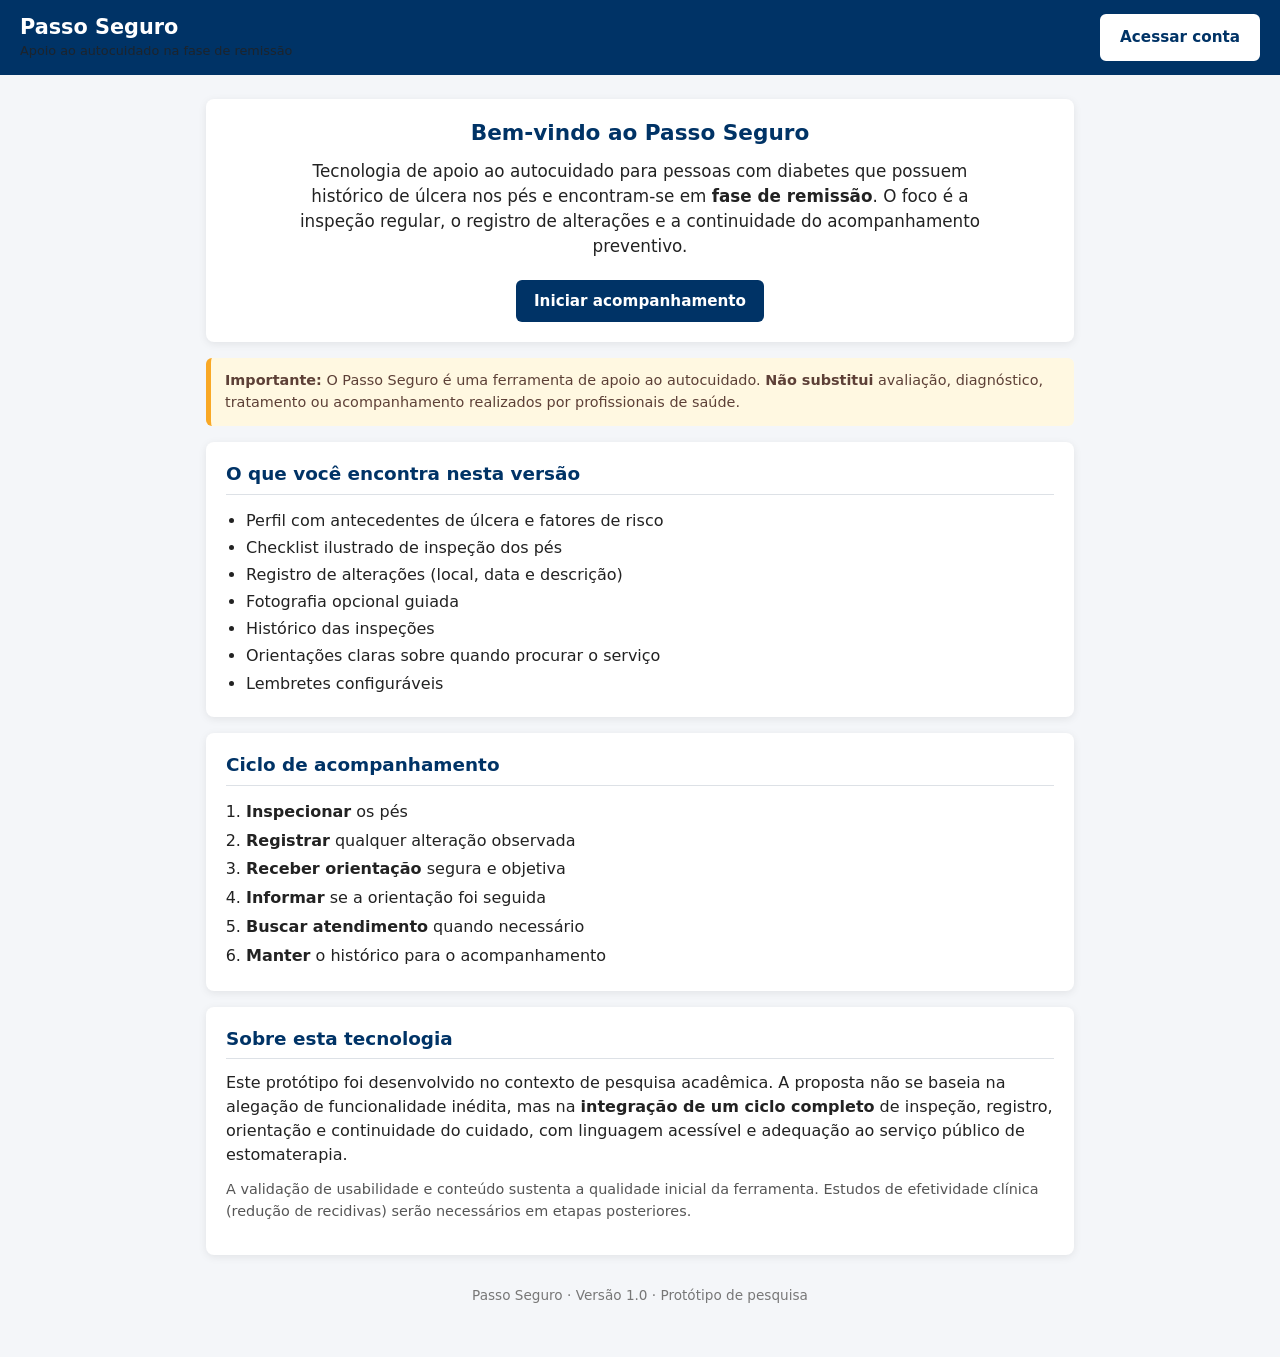
<file: index.html>
<!DOCTYPE html>
<html lang="pt-BR">
<head>
  <meta charset="UTF-8">
  <meta name="viewport" content="width=device-width, initial-scale=1.0">
  <title>Passo Seguro – Apoio ao autocuidado na remissão de úlcera nos pés</title>
  <meta name="description" content="Protótipo de apoio à inspeção regular dos pés, registro de alterações e continuidade do acompanhamento para pessoas com úlcera recentemente cicatrizada.">
  <link rel="stylesheet" href="css/style.css">
</head>
<body>

  <!-- Cabeçalho -->
  <header class="header-app">
    <div>
      <h1>Passo Seguro</h1>
      <p class="subtitulo">Apoio ao autocuidado na fase de remissão</p>
    </div>
    <nav>
      <a href="login.html" class="btn btn-secundario" style="background:#fff; color:#003366; border-color:#fff;">Acessar conta</a>
    </nav>
  </header>

  <main>
    <div class="container">

      <!-- Apresentação -->
      <section class="card texto-centro">
        <h2>Bem-vindo ao Passo Seguro</h2>
        <p style="font-size:1.05rem; max-width:700px; margin:12px auto 20px;">
          Tecnologia de apoio ao autocuidado para pessoas com diabetes que possuem 
          histórico de úlcera nos pés e encontram-se em <strong>fase de remissão</strong>. 
          O foco é a inspeção regular, o registro de alterações e a continuidade 
          do acompanhamento preventivo.
        </p>
        <a href="login.html" class="btn btn-primario">Iniciar acompanhamento</a>
      </section>

      <!-- Aviso clínico obrigatório -->
      <div class="aviso-clinico">
        <strong>Importante:</strong> O Passo Seguro é uma ferramenta de apoio ao autocuidado. 
        <strong>Não substitui</strong> avaliação, diagnóstico, tratamento ou acompanhamento 
        realizados por profissionais de saúde.
      </div>

      <!-- O que o app oferece -->
      <section class="card">
        <h3 class="card-titulo">O que você encontra nesta versão</h3>
        <ul style="padding-left:20px; line-height:1.7;">
          <li>Perfil com antecedentes de úlcera e fatores de risco</li>
          <li>Checklist ilustrado de inspeção dos pés</li>
          <li>Registro de alterações (local, data e descrição)</li>
          <li>Fotografia opcional guiada</li>
          <li>Histórico das inspeções</li>
          <li>Orientações claras sobre quando procurar o serviço</li>
          <li>Lembretes configuráveis</li>
        </ul>
      </section>

      <!-- Ciclo operacional -->
      <section class="card">
        <h3 class="card-titulo">Ciclo de acompanhamento</h3>
        <ol style="padding-left:20px; line-height:1.8;">
          <li><strong>Inspecionar</strong> os pés</li>
          <li><strong>Registrar</strong> qualquer alteração observada</li>
          <li><strong>Receber orientação</strong> segura e objetiva</li>
          <li><strong>Informar</strong> se a orientação foi seguida</li>
          <li><strong>Buscar atendimento</strong> quando necessário</li>
          <li><strong>Manter</strong> o histórico para o acompanhamento</li>
        </ol>
      </section>

      <!-- Posicionamento científico (resumo) -->
      <section class="card">
        <h3 class="card-titulo">Sobre esta tecnologia</h3>
        <p>
          Este protótipo foi desenvolvido no contexto de pesquisa acadêmica. 
          A proposta não se baseia na alegação de funcionalidade inédita, 
          mas na <strong>integração de um ciclo completo</strong> de inspeção, 
          registro, orientação e continuidade do cuidado, com linguagem acessível 
          e adequação ao serviço público de estomaterapia.
        </p>
        <p style="font-size:0.9rem; color:#555;">
          A validação de usabilidade e conteúdo sustenta a qualidade inicial da ferramenta. 
          Estudos de efetividade clínica (redução de recidivas) serão necessários em etapas posteriores.
        </p>
      </section>

      <!-- Rodapé simples -->
      <p class="texto-centro" style="margin-top:30px; font-size:0.85rem; color:#777;">
        Passo Seguro &middot; Versão 1.0 &middot; Protótipo de pesquisa
      </p>

    </div>
  </main>

</body>
</html>
</file>
<file: css/style.css>
/* css/style.css
   Passo Seguro - Estilos base da versão 1.0
   Foco: legibilidade, acessibilidade e simplicidade
*/

/* ============================================
   1. RESET E VARIÁVEIS
   ============================================ */

* {
  margin: 0;
  padding: 0;
  box-sizing: border-box;
}

:root {
  --cor-primaria: #003366;
  --cor-primaria-escura: #002244;
  --cor-secundaria: #0066a1;
  --cor-fundo: #f4f6f9;
  --cor-branco: #ffffff;
  --cor-texto: #222222;
  --cor-texto-claro: #555555;
  --cor-borda: #dde1e6;
  --cor-sucesso: #2e7d32;
  --cor-alerta: #f9a825;
  --cor-perigo: #c62828;
  --cor-aviso-fundo: #fff8e1;
  --sombra: 0 2px 8px rgba(0, 0, 0, 0.08);
  --raio: 8px;
  --fonte: "Segoe UI", system-ui, -apple-system, Arial, sans-serif;
}

body {
  font-family: var(--fonte);
  background-color: var(--cor-fundo);
  color: var(--cor-texto);
  line-height: 1.5;
  min-height: 100vh;
}

/* ============================================
   2. TIPOGRAFIA E ELEMENTOS BÁSICOS
   ============================================ */

h1, h2, h3, h4 {
  color: var(--cor-primaria);
  line-height: 1.3;
}

h1 { font-size: 1.6rem; }
h2 { font-size: 1.35rem; }
h3 { font-size: 1.15rem; }

p {
  margin-bottom: 0.75rem;
  color: var(--cor-texto);
}

a {
  color: var(--cor-secundaria);
  text-decoration: none;
}

a:hover {
  text-decoration: underline;
}

img {
  max-width: 100%;
  height: auto;
}

/* ============================================
   3. LAYOUT GERAL
   ============================================ */

.container {
  width: 100%;
  max-width: 900px;
  margin: 0 auto;
  padding: 0 16px;
}

.header-app {
  background-color: var(--cor-primaria);
  color: var(--cor-branco);
  padding: 14px 20px;
  display: flex;
  justify-content: space-between;
  align-items: center;
  flex-wrap: wrap;
  gap: 10px;
}

.header-app h1 {
  color: var(--cor-branco);
  font-size: 1.3rem;
  margin: 0;
}

.header-app .subtitulo {
  font-size: 0.8rem;
  opacity: 0.85;
  margin: 0;
}

main {
  padding: 24px 0 40px;
}

/* ============================================
   4. CARDS
   ============================================ */

.card {
  background: var(--cor-branco);
  border-radius: var(--raio);
  box-shadow: var(--sombra);
  padding: 20px;
  margin-bottom: 16px;
}

.card-titulo {
  margin-bottom: 12px;
  padding-bottom: 8px;
  border-bottom: 1px solid var(--cor-borda);
}

/* ============================================
   5. BOTÕES
   ============================================ */

.btn {
  display: inline-block;
  padding: 10px 18px;
  border: none;
  border-radius: 6px;
  font-size: 0.95rem;
  font-weight: 600;
  cursor: pointer;
  text-align: center;
  transition: background-color 0.2s, transform 0.1s;
}

.btn:active {
  transform: scale(0.98);
}

.btn-primario {
  background-color: var(--cor-primaria);
  color: var(--cor-branco);
}

.btn-primario:hover {
  background-color: var(--cor-primaria-escura);
  text-decoration: none;
}

.btn-secundario {
  background-color: var(--cor-branco);
  color: var(--cor-primaria);
  border: 2px solid var(--cor-primaria);
}

.btn-secundario:hover {
  background-color: #eef3f8;
  text-decoration: none;
}

.btn-perigo {
  background-color: var(--cor-perigo);
  color: var(--cor-branco);
}

.btn-bloco {
  display: block;
  width: 100%;
}

.btn:disabled {
  opacity: 0.6;
  cursor: not-allowed;
}

/* ============================================
   6. FORMULÁRIOS
   ============================================ */

.form-grupo {
  margin-bottom: 16px;
}

.form-grupo label {
  display: block;
  font-weight: 600;
  margin-bottom: 6px;
  color: var(--cor-texto);
}

.form-grupo input[type="text"],
.form-grupo input[type="email"],
.form-grupo input[type="password"],
.form-grupo input[type="date"],
.form-grupo input[type="tel"],
.form-grupo select,
.form-grupo textarea {
  width: 100%;
  padding: 10px 12px;
  border: 1px solid var(--cor-borda);
  border-radius: 6px;
  font-size: 1rem;
  font-family: inherit;
  background: var(--cor-branco);
}

.form-grupo input:focus,
.form-grupo select:focus,
.form-grupo textarea:focus {
  outline: none;
  border-color: var(--cor-secundaria);
  box-shadow: 0 0 0 3px rgba(0, 102, 161, 0.15);
}

.form-grupo textarea {
  min-height: 90px;
  resize: vertical;
}

.form-grupo .ajuda {
  font-size: 0.85rem;
  color: var(--cor-texto-claro);
  margin-top: 4px;
}

/* Checkbox e radio mais legíveis */
.form-check {
  display: flex;
  align-items: flex-start;
  gap: 8px;
  margin-bottom: 8px;
}

.form-check input {
  margin-top: 4px;
  width: 18px;
  height: 18px;
  flex-shrink: 0;
}

/* ============================================
   7. ALERTAS E AVISOS
   ============================================ */

.alerta {
  padding: 14px 16px;
  border-radius: 6px;
  margin-bottom: 16px;
  border-left: 5px solid;
}

.alerta-aviso {
  background-color: var(--cor-aviso-fundo);
  border-left-color: var(--cor-alerta);
  color: #5d4037;
}

.alerta-sucesso {
  background-color: #e8f5e9;
  border-left-color: var(--cor-sucesso);
  color: #1b5e20;
}

.alerta-erro {
  background-color: #ffebee;
  border-left-color: var(--cor-perigo);
  color: #b71c1c;
}

.alerta-info {
  background-color: #e3f2fd;
  border-left-color: var(--cor-secundaria);
  color: #0d47a1;
}

/* Aviso clínico padrão (usado em várias telas) */
.aviso-clinico {
  background-color: var(--cor-aviso-fundo);
  border-left: 5px solid var(--cor-alerta);
  padding: 12px 14px;
  border-radius: 6px;
  font-size: 0.9rem;
  color: #5d4037;
  margin: 16px 0;
}

/* ============================================
   8. LISTAS E HISTÓRICO
   ============================================ */

.lista-historico {
  list-style: none;
}

.lista-historico li {
  background: var(--cor-branco);
  border: 1px solid var(--cor-borda);
  border-radius: 6px;
  padding: 12px 14px;
  margin-bottom: 10px;
}

.lista-historico .data {
  font-size: 0.85rem;
  color: var(--cor-texto-claro);
}

/* ============================================
   9. CHECKLIST DE INSPEÇÃO
   ============================================ */

.checklist-item {
  display: flex;
  align-items: center;
  gap: 10px;
  padding: 10px 12px;
  background: #f8fafc;
  border: 1px solid var(--cor-borda);
  border-radius: 6px;
  margin-bottom: 8px;
}

.checklist-item input[type="checkbox"] {
  width: 20px;
  height: 20px;
}

/* ============================================
   10. UTILITÁRIOS
   ============================================ */

.texto-centro { text-align: center; }
.texto-direita { text-align: right; }
.mt-1 { margin-top: 8px; }
.mt-2 { margin-top: 16px; }
.mt-3 { margin-top: 24px; }
.mb-1 { margin-bottom: 8px; }
.mb-2 { margin-bottom: 16px; }
.mb-3 { margin-bottom: 24px; }
.escondido { display: none !important; }

.flex {
  display: flex;
  gap: 10px;
  flex-wrap: wrap;
}

.flex-entre {
  display: flex;
  justify-content: space-between;
  align-items: center;
  flex-wrap: wrap;
  gap: 10px;
}

/* ============================================
   11. RESPONSIVIDADE
   ============================================ */

@media (max-width: 600px) {
  .header-app {
    flex-direction: column;
    align-items: flex-start;
  }

  h1 { font-size: 1.35rem; }
  h2 { font-size: 1.2rem; }

  .card {
    padding: 16px;
  }

  .btn {
    padding: 12px 16px;
  }
}
</file>
